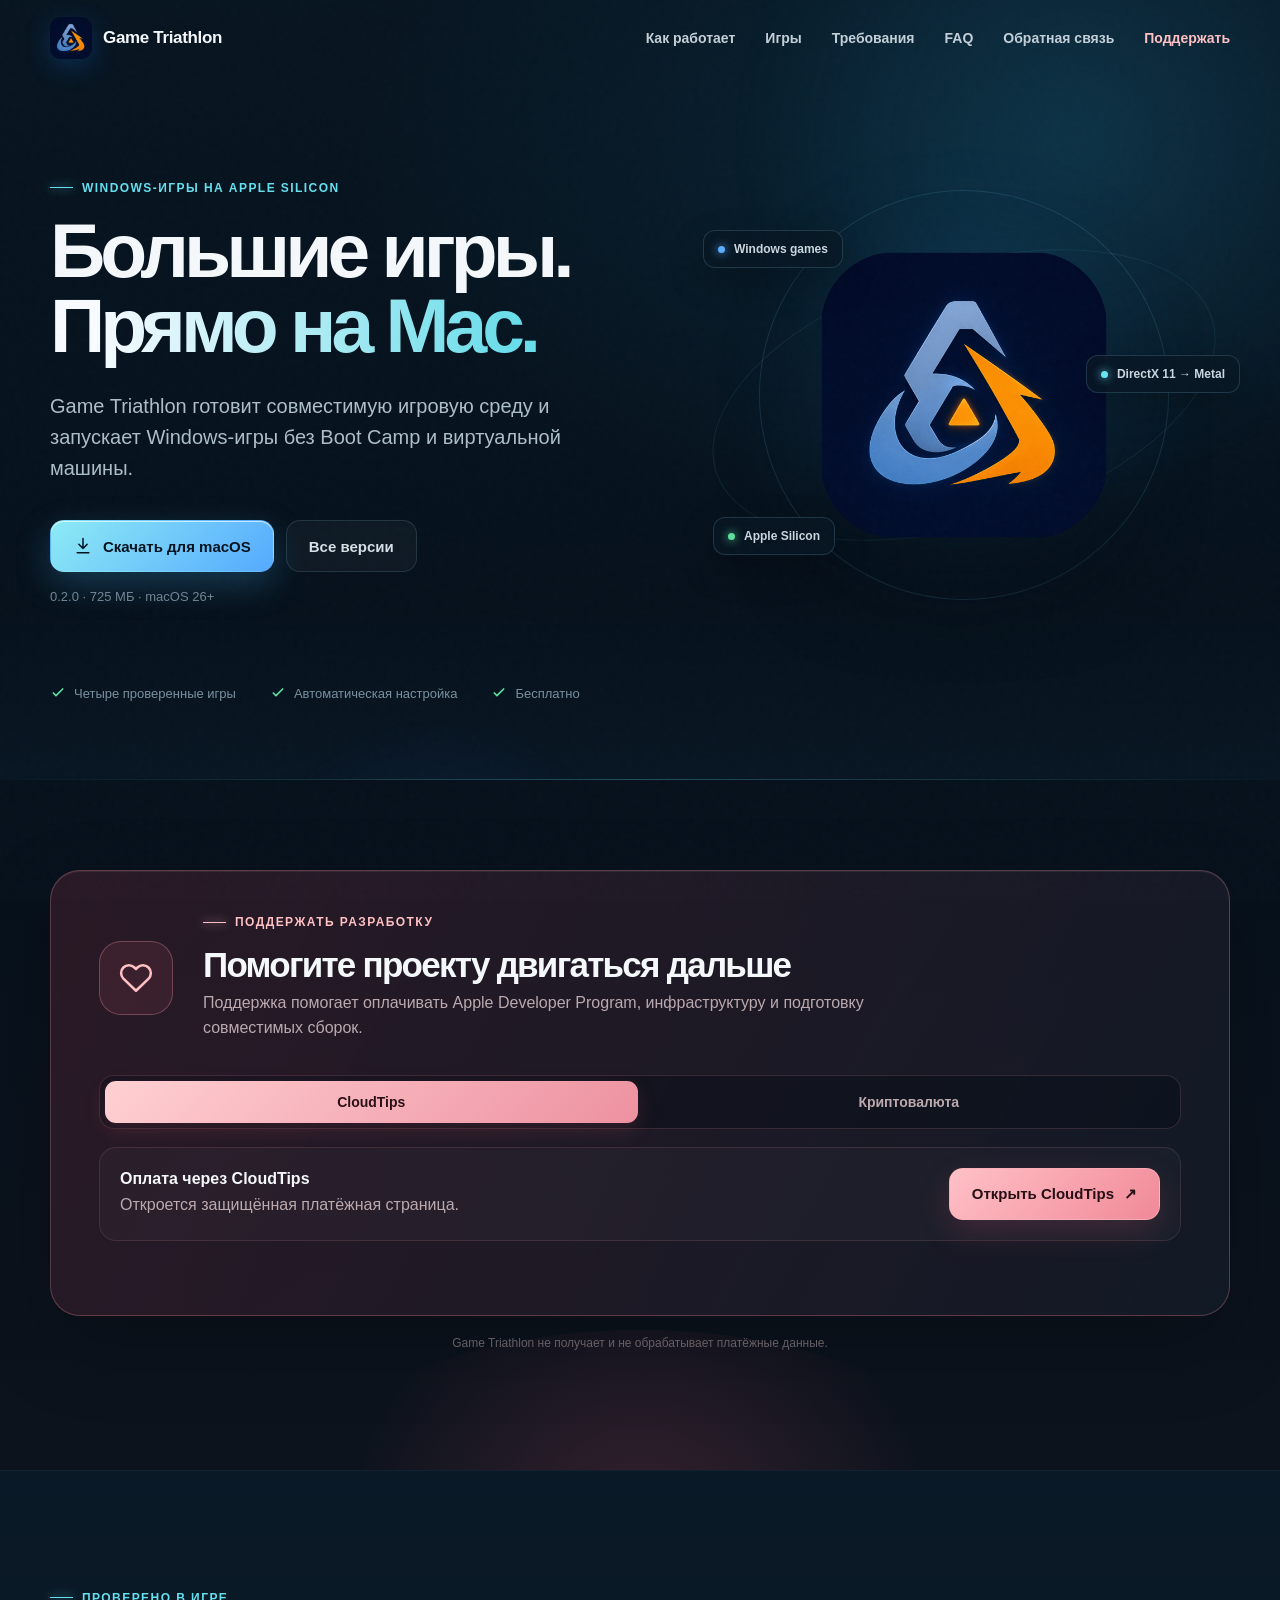
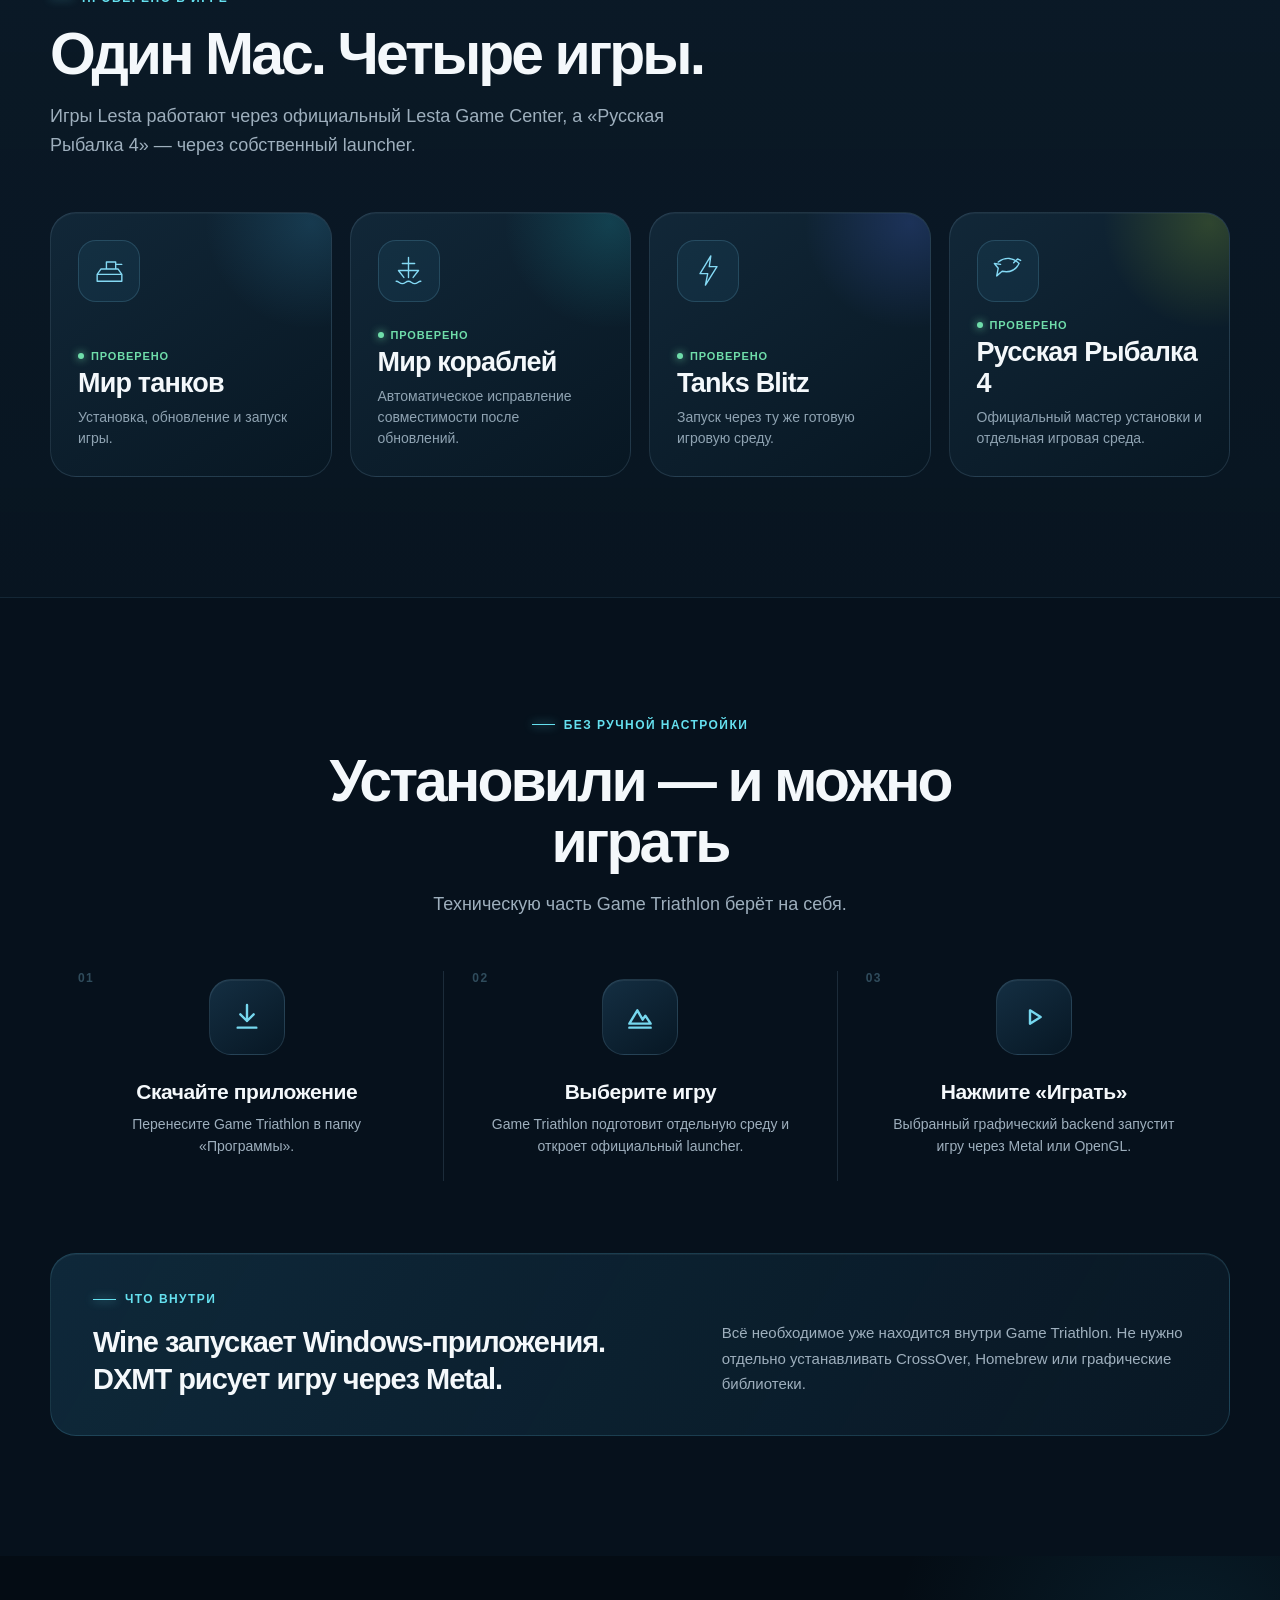
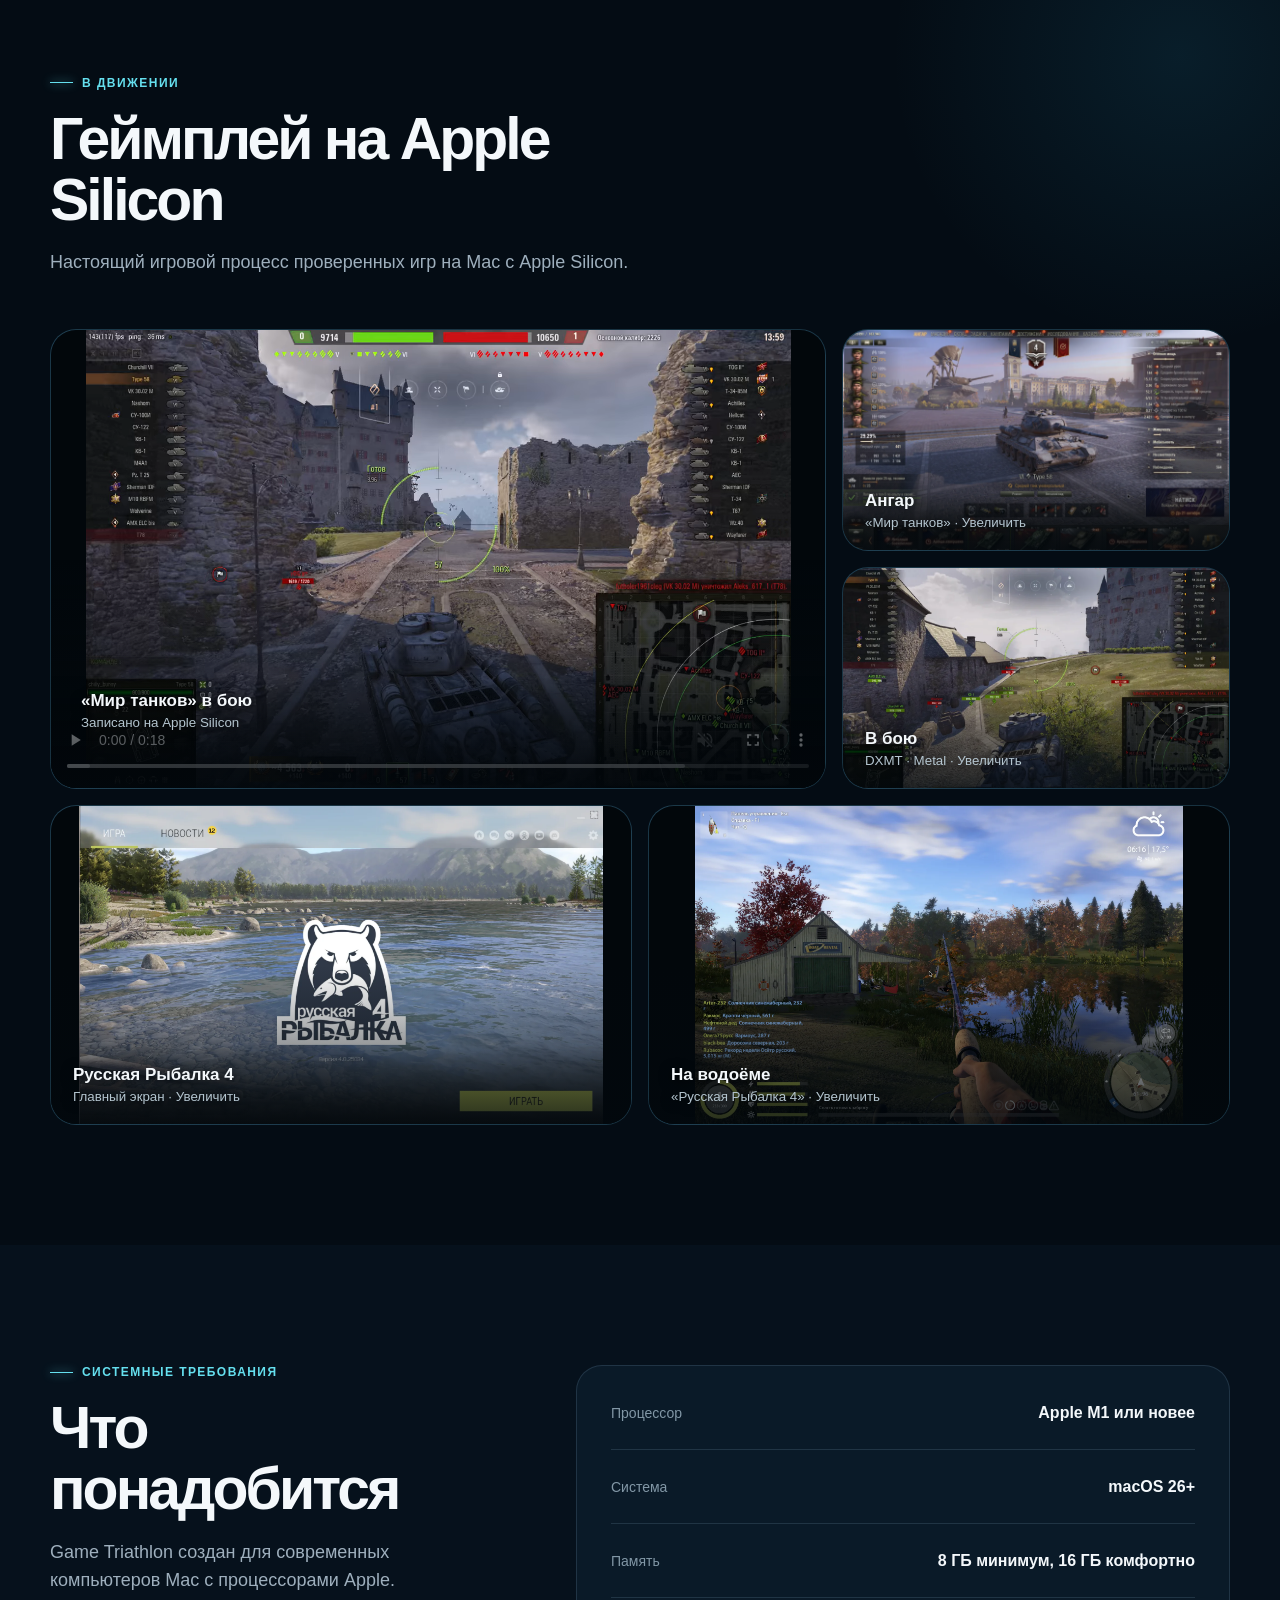
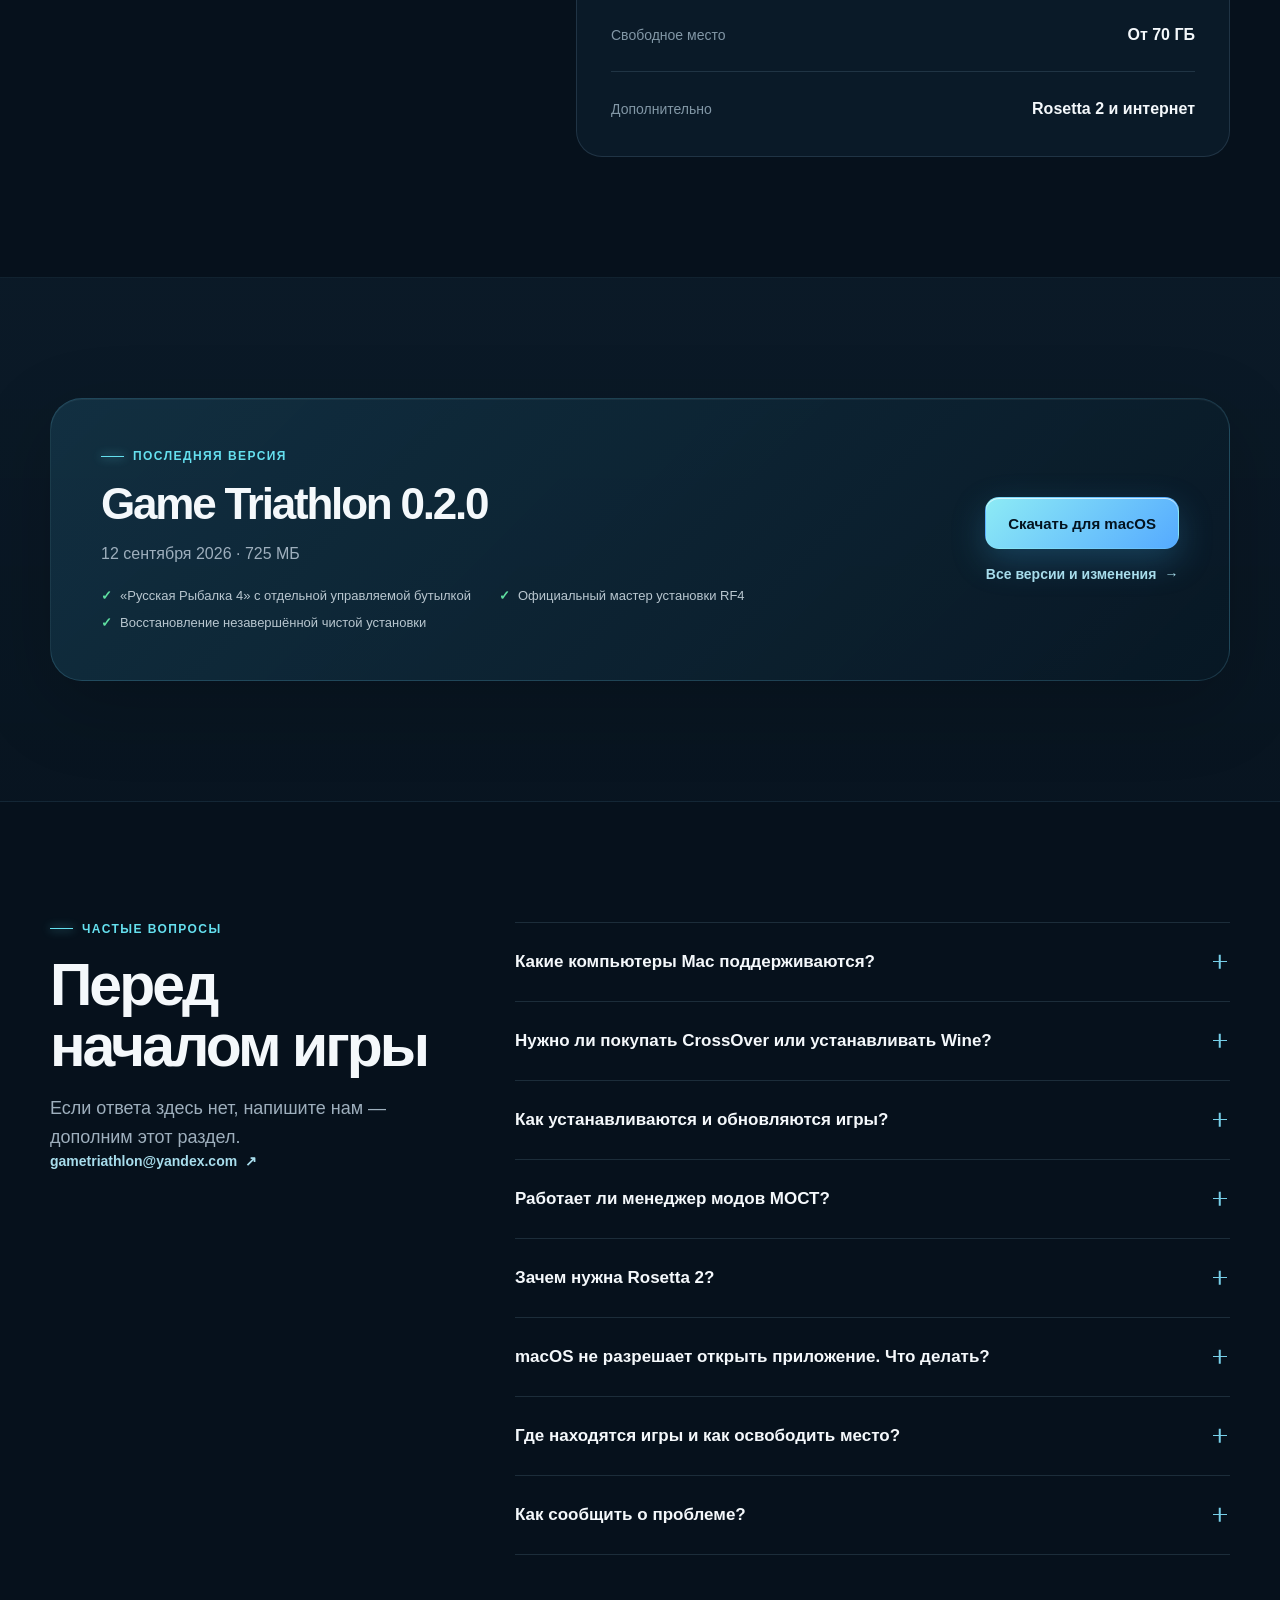
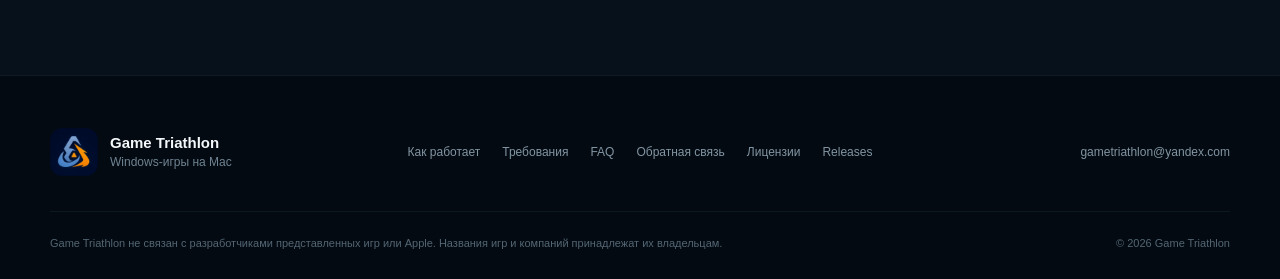
<file: index.html>
<!doctype html>
<html lang="ru">
<head>
  <meta charset="utf-8">
  <meta name="viewport" content="width=device-width, initial-scale=1">
  <title>Game Triathlon — Windows-игры на Mac</title>
  <meta name="description" content="Запускайте совместимые Windows-игры на Mac с Apple Silicon — без Boot Camp и виртуальной машины. Проверены игры Lesta и «Русская Рыбалка 4».">
  <meta name="theme-color" content="#07131f">
  <meta property="og:type" content="website">
  <meta property="og:locale" content="ru_RU">
  <meta property="og:title" content="Game Triathlon — большие игры прямо на Mac">
  <meta property="og:description" content="Готовая среда для запуска совместимых Windows-игр на компьютерах Mac с Apple Silicon.">
  <meta property="og:url" content="https://gametriathlon.github.io/">
  <meta property="og:image" content="https://gametriathlon.github.io/assets/images/app-icon.png">
  <meta name="twitter:card" content="summary">
  <link rel="canonical" href="https://gametriathlon.github.io/">
  <link rel="icon" href="assets/images/app-icon.png" type="image/png">
  <link rel="stylesheet" href="assets/styles.css?v=20260912-1">
  <script src="assets/site.js?v=20260912-1" defer></script>
</head>
<body>
  <a class="skip-link" href="#main">Перейти к содержимому</a>

  <header class="site-header" data-header>
    <div class="container nav-shell">
      <a class="brand" href="#top" aria-label="Game Triathlon — в начало страницы">
        <img src="assets/images/app-icon.png" width="42" height="42" alt="">
        <span>Game Triathlon</span>
      </a>
      <button class="menu-toggle" type="button" aria-expanded="false" aria-controls="site-nav" data-menu-toggle>
        <span class="sr-only">Открыть меню</span>
        <span></span><span></span><span></span>
      </button>
      <nav class="site-nav" id="site-nav" aria-label="Основная навигация" data-menu>
        <a href="#how">Как работает</a>
        <a href="#games">Игры</a>
        <a href="#requirements">Требования</a>
        <a href="#faq">FAQ</a>
        <a href="mailto:gametriathlon@yandex.com">Обратная связь</a>
        <a class="nav-support" href="#support">Поддержать</a>
      </nav>
    </div>
  </header>

  <main id="main">
    <section class="hero" id="top">
      <div class="hero-light hero-light-one" aria-hidden="true"></div>
      <div class="hero-light hero-light-two" aria-hidden="true"></div>
      <div class="container hero-grid">
        <div class="hero-copy">
          <p class="eyebrow"><span></span> Windows-игры на Apple Silicon</p>
          <h1>Большие игры.<br><em>Прямо на Mac.</em></h1>
          <p class="hero-lead">Game Triathlon готовит совместимую игровую среду и запускает Windows-игры без Boot Camp и виртуальной машины.</p>
          <div class="hero-actions">
            <a class="button button-primary" href="https://github.com/gametriathlon/gametriathlon.github.io/releases/download/v0.2.0/Game-Triathlon-0.2.0.dmg" data-download>
              <svg viewBox="0 0 24 24" aria-hidden="true"><path d="M12 3v12m0 0 5-5m-5 5-5-5M5 20h14"/></svg>
              <span data-download-label>Скачать для macOS</span>
            </a>
            <a class="button button-quiet" href="https://github.com/gametriathlon/gametriathlon.github.io/releases">Все версии</a>
          </div>
          <p class="release-note" data-hero-release>0.2.0 · 725 МБ · macOS 26+</p>
        </div>

        <div class="hero-visual" aria-label="Game Triathlon соединяет Windows-игры, Wine и Metal">
          <div class="orbit orbit-one" aria-hidden="true"></div>
          <div class="orbit orbit-two" aria-hidden="true"></div>
          <div class="app-icon-wrap">
            <div class="icon-glow" aria-hidden="true"></div>
            <img src="assets/images/app-icon.png" width="286" height="286" alt="Значок Game Triathlon">
          </div>
          <div class="tech-chip chip-one"><span class="chip-dot blue"></span>Windows games</div>
          <div class="tech-chip chip-two"><span class="chip-dot cyan"></span>DirectX 11 → Metal</div>
          <div class="tech-chip chip-three"><span class="chip-dot green"></span>Apple Silicon</div>
        </div>
      </div>
      <div class="container proof-row" aria-label="Ключевые преимущества">
        <span><svg viewBox="0 0 24 24" aria-hidden="true"><path d="m5 12 4 4L19 6"/></svg>Четыре проверенные игры</span>
        <span><svg viewBox="0 0 24 24" aria-hidden="true"><path d="m5 12 4 4L19 6"/></svg>Автоматическая настройка</span>
        <span><svg viewBox="0 0 24 24" aria-hidden="true"><path d="m5 12 4 4L19 6"/></svg>Бесплатно</span>
      </div>
    </section>

    <section class="section support-section" id="support">
      <div class="support-glow" aria-hidden="true"></div>
      <div class="container support-card">
        <div class="support-intro">
          <div class="support-heart" aria-hidden="true">
            <svg viewBox="0 0 24 24"><path d="M20.8 4.6a5.5 5.5 0 0 0-7.8 0L12 5.7l-1.1-1.1a5.5 5.5 0 0 0-7.8 7.8l1.1 1.1L12 21l7.8-7.5 1.1-1.1a5.5 5.5 0 0 0-.1-7.8z"/></svg>
          </div>
          <div><p class="eyebrow coral"><span></span> Поддержать разработку</p><h2>Помогите проекту двигаться дальше</h2><p>Поддержка помогает оплачивать Apple Developer Program, инфраструктуру и подготовку совместимых сборок.</p></div>
        </div>

        <div class="support-tabs" role="tablist" aria-label="Способ поддержки">
          <button class="support-tab is-active" type="button" role="tab" aria-selected="true" aria-controls="support-cloudtips" data-support-tab="cloudtips">CloudTips</button>
          <button class="support-tab" type="button" role="tab" aria-selected="false" aria-controls="support-crypto" data-support-tab="crypto">Криптовалюта</button>
        </div>

        <div class="support-panel is-active" id="support-cloudtips" role="tabpanel" data-support-panel="cloudtips">
          <div><strong>Оплата через CloudTips</strong><p>Откроется защищённая платёжная страница.</p></div>
          <a class="button button-support" href="https://pay.cloudtips.ru/p/ef916df9" target="_blank" rel="noopener noreferrer">Открыть CloudTips <span>↗</span></a>
        </div>

        <div class="support-panel" id="support-crypto" role="tabpanel" data-support-panel="crypto" hidden>
          <div class="support-value"><div><strong>USDT</strong><small>Сеть ERC20</small><code>0x27761afc6b5ac967888d84c2d5a612c50018a068</code></div><button type="button" data-copy="0x27761afc6b5ac967888d84c2d5a612c50018a068">Копировать</button></div>
          <div class="support-value"><div><strong>Bitcoin</strong><small>Сеть BTC</small><code>bc1qhl3lvkcwkhywe4c87dkq8eklwwn3tvt4s2gnzc</code></div><button type="button" data-copy="bc1qhl3lvkcwkhywe4c87dkq8eklwwn3tvt4s2gnzc">Копировать</button></div>
          <div class="support-value"><div><strong>Ethereum</strong><small>Сеть ERC20</small><code>0x27761afc6b5ac967888d84c2d5a612c50018a068</code></div><button type="button" data-copy="0x27761afc6b5ac967888d84c2d5a612c50018a068">Копировать</button></div>
        </div>

        <p class="support-copy-status" data-copy-status aria-live="polite"></p>
      </div>
      <p class="payment-note">Game Triathlon не получает и не обрабатывает платёжные данные.</p>
    </section>

    <section class="section section-soft" id="games">
      <div class="container">
        <div class="section-heading">
          <p class="eyebrow"><span></span> Проверено в игре</p>
          <h2>Один Mac. Четыре игры.</h2>
          <p>Игры Lesta работают через официальный Lesta Game Center, а «Русская Рыбалка 4» — через собственный launcher.</p>
        </div>
        <div class="games-grid">
          <article class="game-card game-card-tanks">
            <div class="game-symbol" aria-hidden="true">
              <svg viewBox="0 0 48 48"><path d="M8 29h32v9H8zM13 22h22l5 7H8zM20 13h12v9H20zM32 16h8"/></svg>
            </div>
            <div><p class="status"><i></i>Проверено</p><h3>Мир танков</h3><p>Установка, обновление и запуск игры.</p></div>
          </article>
          <article class="game-card game-card-ships">
            <div class="game-symbol" aria-hidden="true">
              <svg viewBox="0 0 48 48"><path d="M24 7v26M16 15h16M18 33l-7-9h26l-7 9M8 38c4 0 4 3 8 3s4-3 8-3 4 3 8 3 4-3 8-3"/></svg>
            </div>
            <div><p class="status"><i></i>Проверено</p><h3>Мир кораблей</h3><p>Автоматическое исправление совместимости после обновлений.</p></div>
          </article>
          <article class="game-card game-card-blitz">
            <div class="game-symbol" aria-hidden="true">
              <svg viewBox="0 0 48 48"><path d="m27 5-14 23h10l-3 15 15-24H25z"/></svg>
            </div>
            <div><p class="status"><i></i>Проверено</p><h3>Tanks Blitz</h3><p>Запуск через ту же готовую игровую среду.</p></div>
          </article>
          <article class="game-card game-card-rf4">
            <div class="game-symbol" aria-hidden="true">
              <svg viewBox="0 0 48 48"><path d="M12 13c9-7 20-6 27 2-4 8-12 12-22 10l-7 6 2-10-5-6 8 1M32 14l5-5M37 9l4 2"/></svg>
            </div>
            <div><p class="status"><i></i>Проверено</p><h3>Русская Рыбалка 4</h3><p>Официальный мастер установки и отдельная игровая среда.</p></div>
          </article>
        </div>
      </div>
    </section>

    <section class="section" id="how">
      <div class="container">
        <div class="section-heading centered">
          <p class="eyebrow"><span></span> Без ручной настройки</p>
          <h2>Установили — и можно играть</h2>
          <p>Техническую часть Game Triathlon берёт на себя.</p>
        </div>
        <ol class="steps">
          <li><span class="step-number">01</span><div class="step-icon"><svg viewBox="0 0 24 24" aria-hidden="true"><path d="M12 3v12m0 0 5-5m-5 5-5-5M5 20h14"/></svg></div><h3>Скачайте приложение</h3><p>Перенесите Game Triathlon в папку «Программы».</p></li>
          <li><span class="step-number">02</span><div class="step-icon"><svg viewBox="0 0 24 24" aria-hidden="true"><path d="M4 17 10 7l4 7 2-3 4 6zM4 20h16"/></svg></div><h3>Выберите игру</h3><p>Game Triathlon подготовит отдельную среду и откроет официальный launcher.</p></li>
          <li><span class="step-number">03</span><div class="step-icon"><svg viewBox="0 0 24 24" aria-hidden="true"><path d="m9 7 8 5-8 5z"/></svg></div><h3>Нажмите «Играть»</h3><p>Выбранный графический backend запустит игру через Metal или OpenGL.</p></li>
        </ol>
        <div class="explain-card">
          <div><p class="eyebrow"><span></span> Что внутри</p><h3>Wine запускает Windows-приложения.<br>DXMT рисует игру через Metal.</h3></div>
          <p>Всё необходимое уже находится внутри Game Triathlon. Не нужно отдельно устанавливать CrossOver, Homebrew или графические библиотеки.</p>
        </div>
      </div>
    </section>

    <section class="section section-media" id="media">
      <div class="container">
        <div class="section-heading">
          <p class="eyebrow"><span></span> В движении</p>
          <h2>Геймплей на Apple Silicon</h2>
          <p>Настоящий игровой процесс проверенных игр на Mac с Apple Silicon.</p>
        </div>
        <div class="media-grid">
          <figure class="media-main media-card">
            <video class="gameplay-video" data-gameplay-video muted loop playsinline controls preload="metadata" poster="assets/media/gameplay-poster.webp" aria-label="Фрагмент боя в «Мире танков» на Mac">
              <source src="assets/media/gameplay.webm" type="video/webm">
              <source src="assets/media/gameplay.mp4" type="video/mp4">
              Ваш браузер не поддерживает встроенное видео.
            </video>
            <figcaption><strong>«Мир танков» в бою</strong><small>Записано на Apple Silicon</small></figcaption>
          </figure>
          <div class="media-side">
            <button class="media-card media-zoom" type="button" data-lightbox-trigger data-lightbox-src="assets/media/hangar.webp" data-lightbox-alt="Ангар «Мира танков» на Mac" data-lightbox-caption="Ангар · «Мир танков»" aria-label="Увеличить скриншот ангара"><img src="assets/media/hangar.webp" alt="Ангар «Мира танков» на Mac" loading="lazy" width="1600" height="1041"><span class="media-caption"><strong>Ангар</strong><small>«Мир танков» · Увеличить</small></span></button>
            <button class="media-card media-zoom" type="button" data-lightbox-trigger data-lightbox-src="assets/media/gameplay-poster.webp" data-lightbox-alt="Танк Type 58 в бою на карте Химмельсдорф" data-lightbox-caption="В бою · DXMT · Metal" aria-label="Увеличить скриншот боя"><img src="assets/media/gameplay-poster.webp" alt="Танк Type 58 в бою на карте Химмельсдорф" loading="lazy" width="1280" height="832"><span class="media-caption"><strong>В бою</strong><small>DXMT · Metal · Увеличить</small></span></button>
          </div>
        </div>
        <div class="rf4-media-grid" aria-label="Русская Рыбалка 4 на Mac">
          <button class="media-card media-zoom" type="button" data-lightbox-trigger data-lightbox-src="assets/media/rf4-launcher.webp" data-lightbox-alt="Главный экран «Русской Рыбалки 4» на Mac" data-lightbox-caption="Главный экран · «Русская Рыбалка 4»" aria-label="Увеличить главный экран Русской Рыбалки 4"><img src="assets/media/rf4-launcher.webp" alt="Главный экран «Русской Рыбалки 4» на Mac" loading="lazy" width="1920" height="1164"><span class="media-caption"><strong>Русская Рыбалка 4</strong><small>Главный экран · Увеличить</small></span></button>
          <button class="media-card media-zoom" type="button" data-lightbox-trigger data-lightbox-src="assets/media/rf4-gameplay.webp" data-lightbox-alt="Рыбалка у осеннего озера в «Русской Рыбалке 4» на Mac" data-lightbox-caption="Игровой процесс · «Русская Рыбалка 4»" aria-label="Увеличить скриншот игрового процесса Русской Рыбалки 4"><img src="assets/media/rf4-gameplay.webp" alt="Рыбалка у осеннего озера в «Русской Рыбалке 4» на Mac" loading="lazy" width="1920" height="1249"><span class="media-caption"><strong>На водоёме</strong><small>«Русская Рыбалка 4» · Увеличить</small></span></button>
        </div>
        <dialog class="media-lightbox" data-lightbox aria-label="Просмотр скриншота">
          <div class="media-lightbox-content">
            <button class="media-lightbox-close" type="button" data-lightbox-close aria-label="Закрыть увеличенное изображение">×</button>
            <img data-lightbox-image src="assets/media/gameplay-poster.webp" alt="">
            <p data-lightbox-caption></p>
          </div>
        </dialog>
      </div>
    </section>

    <section class="section" id="requirements">
      <div class="container requirements-grid">
        <div class="section-heading">
          <p class="eyebrow"><span></span> Системные требования</p>
          <h2>Что понадобится</h2>
          <p>Game Triathlon создан для современных компьютеров Mac с процессорами Apple.</p>
        </div>
        <dl class="requirements-card">
          <div><dt>Процессор</dt><dd>Apple M1 или новее</dd></div>
          <div><dt>Система</dt><dd>macOS 26+</dd></div>
          <div><dt>Память</dt><dd>8 ГБ минимум, 16 ГБ комфортно</dd></div>
          <div><dt>Свободное место</dt><dd>От 70 ГБ</dd></div>
          <div><dt>Дополнительно</dt><dd>Rosetta 2 и интернет</dd></div>
        </dl>
      </div>
    </section>

    <section class="section section-soft" id="release">
      <div class="container release-card">
        <div>
          <p class="eyebrow"><span></span> Последняя версия</p>
          <h2 data-release-title>Game Triathlon 0.2.0</h2>
          <p class="release-meta" data-release-meta>12 сентября 2026 · 725 МБ</p>
          <ul class="change-list" data-changes>
            <li>«Русская Рыбалка 4» с отдельной управляемой бутылкой</li>
            <li>Официальный мастер установки RF4</li>
            <li>Восстановление незавершённой чистой установки</li>
          </ul>
        </div>
        <div class="release-actions">
          <a class="button button-primary" href="https://github.com/gametriathlon/gametriathlon.github.io/releases/download/v0.2.0/Game-Triathlon-0.2.0.dmg" data-download><span data-download-label>Скачать для macOS</span></a>
          <a class="text-link" href="https://github.com/gametriathlon/gametriathlon.github.io/releases">Все версии и изменения <span>→</span></a>
        </div>
      </div>
    </section>

    <section class="section" id="faq">
      <div class="container faq-grid">
        <div class="section-heading">
          <p class="eyebrow"><span></span> Частые вопросы</p>
          <h2>Перед началом игры</h2>
          <p>Если ответа здесь нет, напишите нам — дополним этот раздел.</p>
          <a class="text-link" href="mailto:gametriathlon@yandex.com">gametriathlon@yandex.com <span>↗</span></a>
        </div>
        <div class="faq-list">
          <details><summary>Какие компьютеры Mac поддерживаются?<span></span></summary><p>Mac с процессором Apple M1 или новее и macOS 26+. Intel Mac не поддерживается.</p></details>
          <details><summary>Нужно ли покупать CrossOver или устанавливать Wine?<span></span></summary><p>Нет. Совместимая версия Wine, DXMT и необходимые библиотеки уже включены в Game Triathlon.</p></details>
          <details><summary>Как устанавливаются и обновляются игры?<span></span></summary><p>Игры Lesta устанавливаются через официальный Lesta Game Center. Для «Русской Рыбалки 4» приложение открывает официальный мастер и RF4 Launcher в отдельной среде. Файлы игр сайт и Game Triathlon не распространяют.</p></details>
          <details><summary>Работает ли менеджер модов МОСТ?<span></span></summary><p>МОСТ устанавливается из Game Triathlon и работает в той же игровой бутылке. Для установки требуется интернет.</p></details>
          <details><summary>Зачем нужна Rosetta 2?<span></span></summary><p>Она выполняет часть компонентов совместимости. Если Rosetta 2 отсутствует, macOS предложит установить её штатным способом.</p></details>
          <details><summary>macOS не разрешает открыть приложение. Что делать?<span></span></summary><p>Первые сборки могут быть без нотариального заверения Apple. Откройте приложение правой кнопкой мыши и выберите «Открыть». Подписанные релизы появятся после подключения Apple Developer Program.</p></details>
          <details><summary>Где находятся игры и как освободить место?<span></span></summary><p>Игры находятся внутри управляемой бутылки в Application Support. Удалить всю бутылку вместе с играми можно на экране «Бутылки».</p></details>
          <details><summary>Как сообщить о проблеме?<span></span></summary><p>Откройте раздел «Логи» в Game Triathlon, сохраните диагностику и отправьте её на gametriathlon@yandex.com вместе с моделью Mac и описанием ошибки.</p></details>
        </div>
      </div>
    </section>

  </main>

  <footer class="site-footer">
    <div class="container footer-grid">
      <div class="footer-brand"><img src="assets/images/app-icon.png" width="48" height="48" alt=""><div><strong>Game Triathlon</strong><span>Windows-игры на Mac</span></div></div>
      <div class="footer-links"><a href="#how">Как работает</a><a href="#requirements">Требования</a><a href="#faq">FAQ</a><a href="mailto:gametriathlon@yandex.com">Обратная связь</a><a href="licenses.html">Лицензии</a><a href="https://github.com/gametriathlon/gametriathlon.github.io/releases">Releases</a></div>
      <a class="footer-mail" href="mailto:gametriathlon@yandex.com">gametriathlon@yandex.com</a>
    </div>
    <div class="container legal"><p>Game Triathlon не связан с разработчиками представленных игр или Apple. Названия игр и компаний принадлежат их владельцам.</p><p>© <span data-year>2026</span> Game Triathlon</p></div>
  </footer>
</body>
</html>
</file>
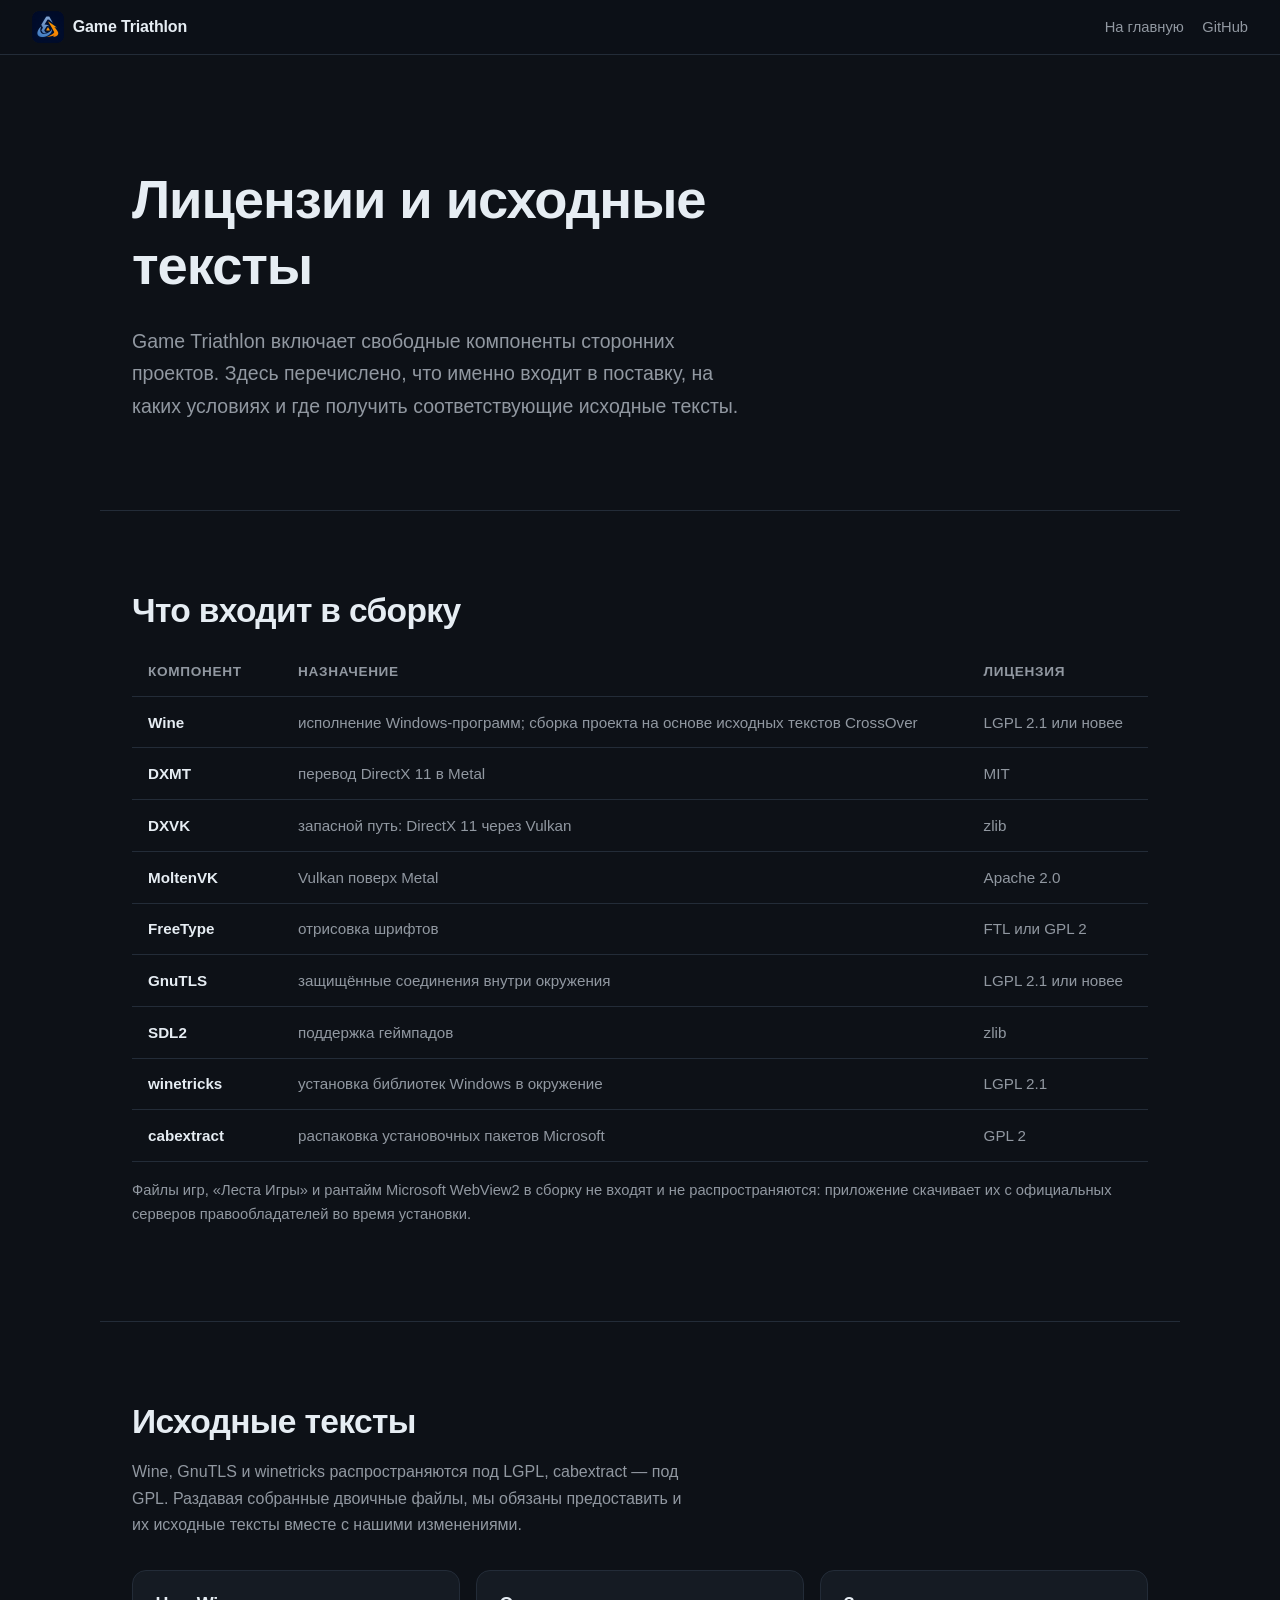
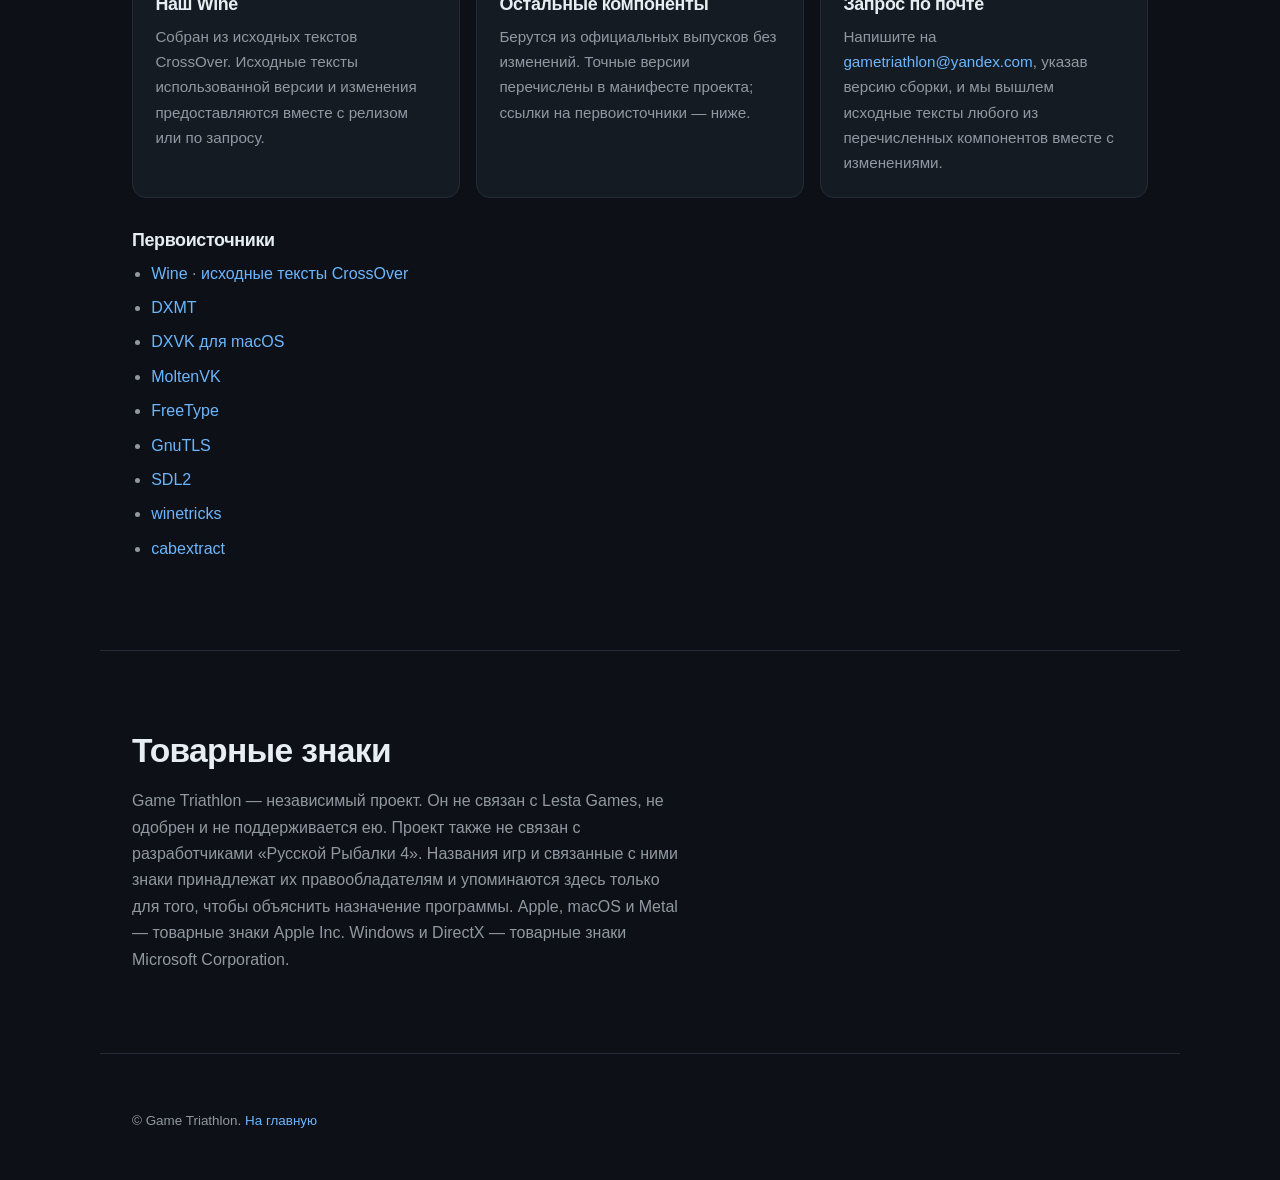
<file: licenses.html>
<!doctype html>
<html lang="ru">
<head>
<meta charset="utf-8">
<meta name="viewport" content="width=device-width, initial-scale=1">
<title>Лицензии и исходные тексты — Game Triathlon</title>
<meta name="description" content="Что входит в сборку Game Triathlon, под какими лицензиями и где взять исходные тексты.">
<meta name="theme-color" content="#07131f">
<link rel="icon" href="assets/images/app-icon.png">
<link rel="stylesheet" href="styles.css">
</head>
<body>

<header class="top">
  <a class="brand" href="index.html">
    <img src="assets/images/app-icon.png" alt="" width="32" height="32">
    <span>Game Triathlon</span>
  </a>
  <nav>
    <a href="index.html">На главную</a>
    <a href="https://github.com/gametriathlon" rel="noopener">GitHub</a>
  </nav>
</header>

<main>

<section class="hero" style="text-align:left">
  <h1 style="margin-inline:0">Лицензии и исходные тексты</h1>
  <p class="lede" style="margin-inline:0">
    Game Triathlon включает свободные компоненты сторонних проектов. Здесь
    перечислено, что именно входит в поставку, на каких условиях и где получить
    соответствующие исходные тексты.
  </p>
</section>

<section class="section">
  <h2>Что входит в сборку</h2>
  <div class="table-wrap">
    <table>
      <thead>
        <tr><th>Компонент</th><th>Назначение</th><th>Лицензия</th></tr>
      </thead>
      <tbody>
        <tr>
          <th scope="row">Wine</th>
          <td>исполнение Windows-программ; сборка проекта на основе исходных текстов CrossOver</td>
          <td>LGPL 2.1 или новее</td>
        </tr>
        <tr>
          <th scope="row">DXMT</th>
          <td>перевод DirectX 11 в Metal</td>
          <td>MIT</td>
        </tr>
        <tr>
          <th scope="row">DXVK</th>
          <td>запасной путь: DirectX 11 через Vulkan</td>
          <td>zlib</td>
        </tr>
        <tr>
          <th scope="row">MoltenVK</th>
          <td>Vulkan поверх Metal</td>
          <td>Apache 2.0</td>
        </tr>
        <tr>
          <th scope="row">FreeType</th>
          <td>отрисовка шрифтов</td>
          <td>FTL или GPL 2</td>
        </tr>
        <tr>
          <th scope="row">GnuTLS</th>
          <td>защищённые соединения внутри окружения</td>
          <td>LGPL 2.1 или новее</td>
        </tr>
        <tr>
          <th scope="row">SDL2</th>
          <td>поддержка геймпадов</td>
          <td>zlib</td>
        </tr>
        <tr>
          <th scope="row">winetricks</th>
          <td>установка библиотек Windows в окружение</td>
          <td>LGPL 2.1</td>
        </tr>
        <tr>
          <th scope="row">cabextract</th>
          <td>распаковка установочных пакетов Microsoft</td>
          <td>GPL 2</td>
        </tr>
      </tbody>
    </table>
  </div>
  <p class="muted">
    Файлы игр, «Леста Игры» и рантайм Microsoft WebView2 в сборку не входят и не
    распространяются: приложение скачивает их с официальных серверов
    правообладателей во время установки.
  </p>
</section>

<section class="section">
  <h2>Исходные тексты</h2>
  <p class="section-lede">
    Wine, GnuTLS и winetricks распространяются под LGPL, cabextract — под GPL.
    Раздавая собранные двоичные файлы, мы обязаны предоставить и их исходные
    тексты вместе с нашими изменениями.
  </p>

  <div class="cards">
    <article class="card">
      <h3>Наш Wine</h3>
      <p>
        Собран из исходных текстов CrossOver. Исходные тексты использованной
        версии и изменения предоставляются вместе с релизом или по запросу.
      </p>
    </article>
    <article class="card">
      <h3>Остальные компоненты</h3>
      <p>
        Берутся из официальных выпусков без изменений. Точные версии перечислены
        в манифесте проекта; ссылки на первоисточники — ниже.
      </p>
    </article>
    <article class="card">
      <h3>Запрос по почте</h3>
      <p>
        Напишите на
        <a href="mailto:gametriathlon@yandex.com">gametriathlon@yandex.com</a>,
        указав версию сборки, и мы вышлем исходные тексты любого из перечисленных
        компонентов вместе с изменениями.
      </p>
    </article>
  </div>

  <h3 style="margin-top:2rem">Первоисточники</h3>
  <ul class="support-list" style="margin-bottom:0">
    <li><a href="https://gitlab.winehq.org/wine/wine" rel="noopener">Wine</a> · <a href="https://www.codeweavers.com/crossover/source" rel="noopener">исходные тексты CrossOver</a></li>
    <li><a href="https://github.com/3Shain/dxmt" rel="noopener">DXMT</a></li>
    <li><a href="https://github.com/Gcenx/DXVK-macOS" rel="noopener">DXVK для macOS</a></li>
    <li><a href="https://github.com/KhronosGroup/MoltenVK" rel="noopener">MoltenVK</a></li>
    <li><a href="https://freetype.org" rel="noopener">FreeType</a></li>
    <li><a href="https://www.gnutls.org" rel="noopener">GnuTLS</a></li>
    <li><a href="https://www.libsdl.org" rel="noopener">SDL2</a></li>
    <li><a href="https://github.com/Winetricks/winetricks" rel="noopener">winetricks</a></li>
    <li><a href="https://www.cabextract.org.uk" rel="noopener">cabextract</a></li>
  </ul>
</section>

<section class="section">
  <h2>Товарные знаки</h2>
  <p class="section-lede" style="margin-bottom:0">
    Game Triathlon — независимый проект. Он не связан с Lesta Games, не одобрен
    и не поддерживается ею. Проект также не связан с разработчиками «Русской
    Рыбалки 4». Названия игр и связанные с ними знаки принадлежат их
    правообладателям и упоминаются здесь только для того, чтобы объяснить
    назначение программы. Apple, macOS и Metal — товарные знаки Apple Inc.
    Windows и DirectX — товарные знаки Microsoft Corporation.
  </p>
</section>

</main>

<footer class="foot">
  <p class="disclaimer" style="border:0;padding-top:0">
    © Game Triathlon.
    <a href="index.html">На главную</a>
  </p>
</footer>

</body>
</html>
</file>
<file: assets/styles.css>
:root {
  color-scheme: dark;
  --bg: #06111c;
  --bg-deep: #030a11;
  --surface: rgba(16, 34, 50, .72);
  --surface-strong: #0e2233;
  --line: rgba(160, 212, 238, .14);
  --text: #f4f8fb;
  --muted: #9eafbd;
  --blue: #49a9ff;
  --cyan: #65e0ef;
  --green: #5fe0a1;
  --coral: #ff8a91;
  --coral-soft: #ffc0c4;
  --container: 1180px;
  --radius: 26px;
}

* { box-sizing: border-box; }
html { scroll-behavior: smooth; scroll-padding-top: 90px; }
body { margin: 0; min-width: 320px; background: var(--bg); color: var(--text); font-family: -apple-system, BlinkMacSystemFont, "SF Pro Display", "Segoe UI", sans-serif; -webkit-font-smoothing: antialiased; }
body::before { content: ""; position: fixed; inset: 0; pointer-events: none; opacity: .25; background-image: url("data:image/svg+xml,%3Csvg viewBox='0 0 180 180' xmlns='http://www.w3.org/2000/svg'%3E%3Cfilter id='n'%3E%3CfeTurbulence type='fractalNoise' baseFrequency='.9' numOctaves='3' stitchTiles='stitch'/%3E%3C/filter%3E%3Crect width='100%25' height='100%25' filter='url(%23n)' opacity='.08'/%3E%3C/svg%3E"); z-index: 50; }
a { color: inherit; }
button, a { -webkit-tap-highlight-color: transparent; }
button { font: inherit; }
svg { fill: none; stroke: currentColor; stroke-width: 1.8; stroke-linecap: round; stroke-linejoin: round; }
.container { width: min(calc(100% - 48px), var(--container)); margin-inline: auto; }
.sr-only { position: absolute; width: 1px; height: 1px; padding: 0; margin: -1px; overflow: hidden; clip: rect(0,0,0,0); white-space: nowrap; border: 0; }
.skip-link { position: fixed; z-index: 100; top: 10px; left: 10px; transform: translateY(-140%); padding: 12px 16px; border-radius: 10px; background: white; color: #07131f; font-weight: 700; }
.skip-link:focus { transform: none; }
:focus-visible { outline: 3px solid var(--cyan); outline-offset: 4px; }

.site-header { position: fixed; inset: 0 0 auto; z-index: 40; border-bottom: 1px solid transparent; transition: background .25s ease, border-color .25s ease; }
.site-header.scrolled { background: rgba(4, 13, 22, .82); border-color: var(--line); backdrop-filter: blur(20px) saturate(140%); }
.nav-shell { min-height: 76px; display: flex; align-items: center; justify-content: space-between; gap: 32px; }
.brand { display: inline-flex; align-items: center; gap: 11px; color: var(--text); text-decoration: none; font-size: 17px; font-weight: 750; letter-spacing: -.02em; }
.brand img { border-radius: 11px; box-shadow: 0 7px 24px rgba(23, 115, 226, .25); }
.site-nav { display: flex; align-items: center; gap: 30px; }
.site-nav a { color: #c4d0d9; text-decoration: none; font-size: 14px; font-weight: 600; transition: color .2s ease; }
.site-nav a:hover { color: white; }
.site-nav .nav-support { color: var(--coral-soft); }
.menu-toggle { display: none; width: 44px; height: 44px; border: 1px solid var(--line); border-radius: 13px; background: rgba(255,255,255,.04); color: white; place-content: center; gap: 5px; }
.menu-toggle span:not(.sr-only) { width: 18px; height: 1.5px; display: block; background: currentColor; transition: transform .2s, opacity .2s; }

.hero { min-height: 780px; padding: 180px 0 72px; position: relative; overflow: hidden; background: radial-gradient(ellipse at 75% 20%, rgba(17, 105, 143, .15), transparent 45%), linear-gradient(180deg, #071521 0%, #06111c 78%, #081623 100%); }
.hero::after { content: ""; position: absolute; inset: auto 0 0; height: 1px; background: linear-gradient(90deg, transparent, rgba(100,224,239,.28), transparent); }
.hero-light { position: absolute; pointer-events: none; border-radius: 50%; filter: blur(5px); }
.hero-light-one { width: 760px; height: 760px; right: -180px; top: -240px; background: radial-gradient(circle, rgba(47, 174, 222, .14), transparent 65%); }
.hero-light-two { width: 420px; height: 420px; left: 18%; bottom: -350px; background: radial-gradient(circle, rgba(70, 116, 255, .12), transparent 68%); }
.hero-grid { display: grid; grid-template-columns: 1.05fr .95fr; align-items: center; gap: 60px; position: relative; z-index: 2; }
.eyebrow { display: flex; align-items: center; gap: 9px; margin: 0 0 18px; color: var(--cyan); font-size: 12px; font-weight: 800; letter-spacing: .12em; text-transform: uppercase; }
.eyebrow > span { width: 23px; height: 1px; background: currentColor; box-shadow: 0 0 10px currentColor; }
.eyebrow.coral { color: var(--coral-soft); }
.hero h1 { margin: 0; max-width: 680px; font-size: clamp(58px, 6vw, 92px); line-height: .98; letter-spacing: -.065em; font-weight: 760; }
.hero h1 em { color: transparent; font-style: normal; background: linear-gradient(95deg, #f8fbff 10%, #69ddea 95%); -webkit-background-clip: text; background-clip: text; }
.hero-lead { margin: 28px 0 0; max-width: 570px; color: #adbecb; font-size: 20px; line-height: 1.55; }
.hero-actions { display: flex; align-items: center; gap: 12px; margin-top: 36px; flex-wrap: wrap; }
.button { min-height: 52px; padding: 0 22px; display: inline-flex; align-items: center; justify-content: center; gap: 10px; border: 1px solid transparent; border-radius: 14px; text-decoration: none; font-size: 15px; font-weight: 750; transition: transform .2s ease, box-shadow .2s ease, border-color .2s ease, background .2s ease; }
.button svg { width: 20px; height: 20px; }
.button:hover { transform: translateY(-2px); }
.button-primary { color: #03121e; background: linear-gradient(135deg, #8debf5, #55aaff); box-shadow: 0 12px 34px rgba(63, 177, 234, .25), inset 0 1px rgba(255,255,255,.65); }
.button-primary:not(.is-disabled):hover { box-shadow: 0 17px 42px rgba(63, 177, 234, .38), inset 0 1px rgba(255,255,255,.65); }
.button-quiet { color: #d6e0e7; border-color: var(--line); background: rgba(255,255,255,.035); }
.button-quiet:hover { border-color: rgba(120,210,235,.3); background: rgba(255,255,255,.06); }
.button.is-disabled { cursor: default; opacity: .58; pointer-events: none; box-shadow: none; }
.release-note { min-height: 20px; margin: 17px 0 0; color: #718795; font-size: 13px; }

.hero-visual { min-height: 430px; position: relative; display: grid; place-items: center; isolation: isolate; }
.app-icon-wrap { position: relative; z-index: 3; animation: float 6s ease-in-out infinite; }
.app-icon-wrap img { display: block; width: min(25vw, 286px); height: auto; border-radius: 26%; filter: drop-shadow(0 40px 48px rgba(0,0,0,.4)); }
.icon-glow { position: absolute; inset: 12%; z-index: -1; border-radius: 50%; background: rgba(50, 163, 255, .42); filter: blur(65px); }
.orbit { position: absolute; border: 1px solid rgba(111, 207, 238, .14); border-radius: 50%; transform: rotate(-17deg); }
.orbit-one { width: 410px; height: 410px; }
.orbit-two { width: 520px; height: 260px; border-color: rgba(111,207,238,.1); }
.tech-chip { position: absolute; z-index: 4; display: flex; align-items: center; gap: 9px; padding: 11px 14px; color: #cad7e1; border: 1px solid rgba(139, 212, 239, .18); border-radius: 12px; background: rgba(8, 23, 35, .78); backdrop-filter: blur(14px); box-shadow: 0 14px 36px rgba(0,0,0,.24); font-size: 12px; font-weight: 650; }
.chip-one { top: 50px; left: 5px; }.chip-two { right: -10px; top: 175px; }.chip-three { left: 15px; bottom: 55px; }
.chip-dot { width: 7px; height: 7px; border-radius: 50%; box-shadow: 0 0 10px currentColor; }.chip-dot.blue{color:#5aaeff;background:currentColor}.chip-dot.cyan{color:#67e5f0;background:currentColor}.chip-dot.green{color:#5de09d;background:currentColor}
.proof-row { position: relative; z-index: 3; margin-top: 75px; display: flex; gap: 34px; color: #78909f; font-size: 13px; }
.proof-row span { display: flex; align-items: center; gap: 8px; }.proof-row svg{width:16px;height:16px;color:var(--green);stroke-width:2.5}

.section { position: relative; padding: 120px 0; }
.section-soft { background: linear-gradient(180deg, rgba(14,31,46,.63), rgba(8,22,34,.75)); border-block: 1px solid rgba(143,207,231,.07); }
.section-heading { max-width: 680px; margin-bottom: 52px; }
.section-heading.centered { margin-inline: auto; text-align: center; }.section-heading.centered .eyebrow{justify-content:center}
.section h2 { margin: 0 0 18px; font-size: clamp(40px, 4.6vw, 66px); line-height: 1.04; letter-spacing: -.05em; }
.section-heading > p:not(.eyebrow) { margin: 0; color: var(--muted); font-size: 18px; line-height: 1.6; }

.games-grid { display: grid; grid-template-columns: repeat(4, 1fr); gap: 18px; }
.game-card { min-height: 265px; display: flex; flex-direction: column; justify-content: space-between; padding: 27px; position: relative; overflow: hidden; border: 1px solid var(--line); border-radius: var(--radius); background: linear-gradient(145deg, rgba(20,43,61,.82), rgba(8,23,35,.82)); box-shadow: inset 0 1px rgba(255,255,255,.04); }
.game-card::before { content:""; position:absolute; width:220px;height:220px;right:-90px;top:-100px;border-radius:50%;background:radial-gradient(circle,rgba(66,175,225,.18),transparent 68%); }
.game-card-ships::before { background:radial-gradient(circle,rgba(44,211,226,.18),transparent 68%); }.game-card-blitz::before{background:radial-gradient(circle,rgba(88,122,255,.2),transparent 68%)}.game-card-rf4::before{background:radial-gradient(circle,rgba(182,218,49,.2),transparent 68%)}
.game-symbol { width: 62px; height: 62px; display:grid;place-items:center;border:1px solid rgba(122,205,238,.18);border-radius:18px;background:rgba(71,161,208,.08);color:#84d9f4; }
.game-symbol svg { width: 37px; height: 37px; }
.game-card h3 { margin: 6px 0 8px; font-size: 27px; letter-spacing: -.03em; }.game-card p:last-child{margin:0;color:#8fa3b2;font-size:14px;line-height:1.5}
.status { display:flex;align-items:center;gap:7px;margin:0;color:#6fddaa;font-size:11px;font-weight:800;letter-spacing:.08em;text-transform:uppercase}.status i{width:6px;height:6px;border-radius:50%;background:currentColor;box-shadow:0 0 9px currentColor}

.steps { margin: 0; padding: 0; display: grid; grid-template-columns: repeat(3,1fr); list-style: none; counter-reset: steps; }
.steps li { padding: 8px 42px 24px; position: relative; text-align: center; }.steps li+li{border-left:1px solid var(--line)}
.step-number { position:absolute;top:0;left:28px;color:rgba(128,190,217,.34);font-size:12px;font-weight:800;letter-spacing:.12em}
.step-icon { width:76px;height:76px;margin:0 auto 25px;display:grid;place-items:center;border:1px solid var(--line);border-radius:22px;background:linear-gradient(145deg,rgba(24,53,74,.84),rgba(8,25,38,.84));box-shadow:inset 0 1px rgba(255,255,255,.06);color:#76d7ee}.step-icon svg{width:32px;height:32px}
.steps h3 { margin:0 0 10px;font-size:21px;letter-spacing:-.02em}.steps p{margin:0;color:var(--muted);font-size:14px;line-height:1.55}
.explain-card { margin-top: 72px; padding: 38px 42px; display:grid;grid-template-columns:1.1fr .9fr;gap:60px;align-items:end;border:1px solid rgba(110,205,234,.17);border-radius:var(--radius);background:linear-gradient(120deg,rgba(17,47,66,.78),rgba(11,28,42,.62));box-shadow:inset 0 1px rgba(255,255,255,.05)}
.explain-card h3{margin:0;font-size:29px;line-height:1.25;letter-spacing:-.035em}.explain-card>p{margin:0;color:var(--muted);font-size:15px;line-height:1.7}

.section-media { overflow:hidden;background:#040c14}.section-media::before{content:"";position:absolute;width:600px;height:600px;right:-200px;top:-200px;border-radius:50%;background:radial-gradient(circle,rgba(41,158,200,.12),transparent 68%)}
.media-grid { display:grid;grid-template-columns:1.6fr .8fr;gap:16px}.media-side{display:grid;gap:16px}.media-card{min-height:190px;margin:0;position:relative;overflow:hidden;border:1px solid rgba(117,204,234,.15);border-radius:var(--radius);background:linear-gradient(145deg,#102536,#071521);box-shadow:inset 0 1px rgba(255,255,255,.04)}
.media-card::after{content:"";position:absolute;inset:50% 0 0;pointer-events:none;background:linear-gradient(transparent,rgba(2,8,13,.82))}.media-card img,.gameplay-video{width:100%;height:100%;position:absolute;inset:0;display:block}.media-card img{object-fit:cover}.media-main{min-height:460px}.media-card figcaption,.media-caption{position:absolute;z-index:2;left:22px;bottom:20px;display:flex;flex-direction:column;gap:4px;pointer-events:none;text-align:left;text-shadow:0 2px 12px rgba(0,0,0,.8)}.media-main figcaption{left:30px;bottom:58px}.media-card strong{font-size:17px}.media-card small{color:#b4c5cf}.gameplay-video{object-fit:contain;background:#02070b}.gameplay-video::-webkit-media-controls-panel{background-image:linear-gradient(transparent,rgba(0,0,0,.72))}.media-zoom{width:100%;padding:0;color:inherit;font:inherit;cursor:zoom-in}.media-zoom:focus-visible{outline:3px solid #82ddf3;outline-offset:3px}.media-zoom img{transition:transform .28s ease}.media-zoom:hover img{transform:scale(1.025)}
.rf4-media-grid{display:grid;grid-template-columns:repeat(2,1fr);gap:16px;margin-top:16px}.rf4-media-grid .media-card{min-height:320px}.rf4-media-grid .media-card img{object-fit:contain;background:#02070b}
.media-lightbox{width:min(94vw,1500px);max-width:none;padding:0;border:1px solid rgba(140,213,238,.28);border-radius:24px;background:#030a10;color:white;box-shadow:0 32px 100px rgba(0,0,0,.7);overflow:visible}.media-lightbox::backdrop{background:rgba(0,5,10,.84);backdrop-filter:blur(8px)}.media-lightbox-content{position:relative;padding:12px}.media-lightbox img{width:100%;max-height:84vh;display:block;object-fit:contain;border-radius:15px}.media-lightbox p{margin:12px 8px 4px;color:#b8c9d3;font-size:14px}.media-lightbox-close{width:42px;height:42px;position:absolute;z-index:2;right:-14px;top:-14px;border:1px solid rgba(255,255,255,.22);border-radius:50%;background:#132331;color:white;font-size:28px;line-height:1;cursor:pointer;box-shadow:0 8px 25px rgba(0,0,0,.5)}

.requirements-grid { display:grid;grid-template-columns:.8fr 1.2fr;gap:90px;align-items:start}.requirements-card{margin:0;padding:10px 34px;border:1px solid var(--line);border-radius:var(--radius);background:rgba(14,34,50,.58)}.requirements-card>div{min-height:74px;display:flex;align-items:center;justify-content:space-between;gap:30px;border-bottom:1px solid var(--line)}.requirements-card>div:last-child{border:0}.requirements-card dt{color:#8297a6;font-size:14px}.requirements-card dd{margin:0;text-align:right;font-size:16px;font-weight:700}
.release-card { padding:50px;display:grid;grid-template-columns:1fr auto;gap:55px;align-items:center;border:1px solid rgba(111,205,234,.18);border-radius:32px;background:linear-gradient(135deg,rgba(20,54,73,.78),rgba(8,24,37,.9));box-shadow:0 24px 80px rgba(0,0,0,.2),inset 0 1px rgba(255,255,255,.05)}
.release-card h2{font-size:44px}.release-meta{color:var(--muted)}.change-list{margin:25px 0 0;padding:0;display:flex;gap:12px 28px;flex-wrap:wrap;list-style:none;color:#b8c6cf;font-size:13px}.change-list li::before{content:"✓";margin-right:8px;color:var(--green);font-weight:800}.release-actions{display:flex;flex-direction:column;align-items:center;gap:17px}.text-link{display:inline-flex;align-items:center;gap:8px;color:#a8ddec;text-decoration:none;font-size:14px;font-weight:700}.text-link span{transition:transform .2s}.text-link:hover span{transform:translateX(3px)}

.faq-grid { display:grid;grid-template-columns:.7fr 1.3fr;gap:80px;align-items:start}.faq-grid .section-heading{position:sticky;top:115px}.faq-list{border-top:1px solid var(--line)}.faq-list details{border-bottom:1px solid var(--line)}.faq-list summary{min-height:78px;display:flex;align-items:center;justify-content:space-between;gap:20px;cursor:pointer;list-style:none;font-size:17px;font-weight:700}.faq-list summary::-webkit-details-marker{display:none}.faq-list summary span{width:20px;height:20px;position:relative;flex:0 0 auto}.faq-list summary span::before,.faq-list summary span::after{content:"";position:absolute;left:3px;right:3px;top:9px;height:1.5px;background:#77cfe8;transition:transform .2s}.faq-list summary span::after{transform:rotate(90deg)}.faq-list details[open] summary span::after{transform:rotate(0)}.faq-list details p{margin:-5px 45px 25px 0;color:var(--muted);font-size:15px;line-height:1.7}

.support-section { padding-top: 90px; overflow: hidden; background: linear-gradient(180deg,#06111c,#0d131d); }
.support-glow { position: absolute; width: 760px; height: 420px; left: 50%; bottom: -280px; transform: translateX(-50%); border-radius: 50%; background: radial-gradient(circle,rgba(220,90,115,.2),transparent 67%); }
.support-card { padding: 44px 48px; position: relative; border: 1px solid rgba(255,147,158,.28); border-radius: 30px; background: linear-gradient(120deg,rgba(65,31,45,.6),rgba(19,27,39,.84)); box-shadow: 0 28px 80px rgba(0,0,0,.24),inset 0 1px rgba(255,255,255,.06); }
.support-intro { display: grid; grid-template-columns: auto 1fr; gap: 30px; align-items: center; }
.support-heart { width: 74px; height: 74px; display: grid; place-items: center; border: 1px solid rgba(255,161,170,.3); border-radius: 22px; background: rgba(255,116,134,.09); color: var(--coral-soft); }
.support-heart svg { width: 34px; height: 34px; }
.support-card h2 { margin: 0 0 8px; font-size: 35px; }
.support-card p:not(.eyebrow) { margin: 0; max-width: 670px; color: #bba9ae; line-height: 1.55; }
.support-tabs { margin: 34px 0 18px; padding: 5px; display: grid; grid-template-columns: repeat(2, 1fr); gap: 5px; border: 1px solid rgba(255,161,170,.16); border-radius: 15px; background: rgba(5,13,22,.42); }
.support-tab { min-height: 42px; border: 0; border-radius: 11px; color: #bba9ae; background: transparent; cursor: pointer; font-size: 14px; font-weight: 750; transition: color .2s, background .2s, box-shadow .2s; }
.support-tab:hover { color: white; }
.support-tab.is-active { color: #2b1117; background: linear-gradient(135deg,#ffd0d3,#ed91a0); box-shadow: 0 7px 20px rgba(222,84,108,.17); }
.support-panel { min-height: 94px; display: none; gap: 12px; }
.support-panel.is-active { display: grid; }
#support-cloudtips.is-active { grid-template-columns: 1fr auto; align-items: center; padding: 18px 20px; border: 1px solid rgba(255,161,170,.13); border-radius: 17px; background: rgba(255,255,255,.025); }
.support-panel strong { display: block; margin-bottom: 5px; font-size: 16px; }
.support-value { padding: 15px 17px; display: grid; grid-template-columns: minmax(0,1fr) auto; gap: 18px; align-items: center; border: 1px solid rgba(255,161,170,.13); border-radius: 15px; background: rgba(255,255,255,.025); }
.support-value div { min-width: 0; }
.support-value small { display: block; margin-bottom: 7px; color: #967f87; }
.support-value code { display: block; color: #f3d8dc; font-family: ui-monospace, SFMono-Regular, Menlo, monospace; font-size: 13px; overflow-wrap: anywhere; }
.support-value button { min-height: 38px; padding: 0 14px; border: 1px solid rgba(255,161,170,.24); border-radius: 10px; color: #ffd5d8; background: rgba(255,143,157,.08); cursor: pointer; font-weight: 700; }
.support-value button:hover { background: rgba(255,143,157,.15); }
.support-copy-status { min-height: 18px; margin-top: 12px !important; color: var(--green) !important; font-size: 12px; }
.button-support { color: #271015; border-color: rgba(255,179,187,.65); background: linear-gradient(135deg,#ffc1c6,#f18998); box-shadow: 0 12px 32px rgba(222,84,108,.2); }
.button-support:hover { box-shadow: 0 16px 38px rgba(222,84,108,.32); }
.payment-note { text-align: center; margin: 20px auto 0; color: #706c74; font-size: 12px; }

.site-footer{padding:52px 0 28px;background:var(--bg-deep);border-top:1px solid rgba(142,204,229,.08)}.footer-grid{display:grid;grid-template-columns:1fr auto 1fr;align-items:center;gap:30px}.footer-brand{display:flex;align-items:center;gap:12px}.footer-brand img{border-radius:12px}.footer-brand div{display:flex;flex-direction:column;gap:4px}.footer-brand strong{font-size:15px}.footer-brand span{color:#6f8392;font-size:12px}.footer-links{display:flex;gap:22px}.footer-links a,.footer-mail{color:#8295a3;text-decoration:none;font-size:12px}.footer-links a:hover,.footer-mail:hover{color:white}.footer-mail{justify-self:end}.legal{margin-top:35px;padding-top:23px;display:flex;justify-content:space-between;gap:30px;border-top:1px solid rgba(142,204,229,.07);color:#536674;font-size:11px;line-height:1.5}.legal p{margin:0}.legal p:first-child{max-width:720px}

@keyframes float { 0%,100%{transform:translateY(0)}50%{transform:translateY(-10px)} }

@media (max-width: 1120px) {.games-grid{grid-template-columns:repeat(2,1fr)}}

@media (max-width: 900px) {
  .hero{padding-top:140px}.hero-grid{grid-template-columns:1fr;text-align:center}.hero-copy{display:flex;flex-direction:column;align-items:center}.hero-visual{min-height:380px}.app-icon-wrap img{width:220px}.proof-row{justify-content:center}.game-card{min-height:220px}.steps{grid-template-columns:1fr;gap:36px}.steps li+li{border-left:0}.explain-card,.requirements-grid,.faq-grid{grid-template-columns:1fr;gap:40px}.faq-grid .section-heading{position:static}.media-grid{grid-template-columns:1fr}.media-side{grid-template-columns:1fr 1fr}.release-card{grid-template-columns:1fr}.release-actions{align-items:flex-start}.footer-grid{grid-template-columns:1fr}.footer-links{flex-wrap:wrap}.footer-mail{justify-self:start}
}

@media (max-width: 680px) {
  .container{width:min(calc(100% - 32px),var(--container))}.nav-shell{min-height:66px}.menu-toggle{display:grid}.site-nav{position:absolute;top:58px;left:16px;right:16px;padding:14px;display:none;align-items:stretch;flex-direction:column;gap:2px;border:1px solid var(--line);border-radius:18px;background:rgba(5,17,27,.96);box-shadow:0 20px 50px rgba(0,0,0,.36);backdrop-filter:blur(18px)}.site-nav.open{display:flex}.site-nav a{padding:13px 12px;border-radius:10px}.site-nav a:hover{background:rgba(255,255,255,.05)}.menu-toggle[aria-expanded="true"] span:nth-child(2){transform:translateY(6.5px) rotate(45deg)}.menu-toggle[aria-expanded="true"] span:nth-child(3){opacity:0}.menu-toggle[aria-expanded="true"] span:nth-child(4){transform:translateY(-6.5px) rotate(-45deg)}
  .hero{min-height:auto;padding:126px 0 55px}.hero h1{font-size:52px}.hero-lead{font-size:17px}.hero-actions{width:100%;flex-direction:column}.hero-actions .button{width:100%}.hero-visual{min-height:330px}.orbit-one{width:300px;height:300px}.orbit-two{width:350px;height:190px}.app-icon-wrap img{width:180px}.tech-chip{padding:9px 10px;font-size:10px}.chip-one{left:0;top:40px}.chip-two{right:0;top:155px}.chip-three{left:7px;bottom:30px}.proof-row{margin-top:45px;align-items:flex-start;flex-direction:column;gap:13px}
  .section{padding:82px 0}.section h2{font-size:40px}.section-heading{margin-bottom:36px}.section-heading>p:not(.eyebrow){font-size:16px}.games-grid,.rf4-media-grid{grid-template-columns:1fr}.game-card{padding:23px}.steps li{padding-inline:16px}.step-number{left:8px}.explain-card{margin-top:46px;padding:27px 24px;grid-template-columns:1fr;gap:22px}.explain-card h3{font-size:24px}.media-main{min-height:330px}.media-side{grid-template-columns:1fr}.rf4-media-grid .media-card{min-height:240px}.requirements-card{padding-inline:22px}.requirements-card>div{align-items:flex-start;flex-direction:column;gap:8px;padding:18px 0}.requirements-card dd{text-align:left}.release-card{padding:30px 24px}.release-card h2{font-size:35px}.change-list{flex-direction:column}.release-actions,.release-actions .button{width:100%}.support-card{padding:30px 24px}.support-intro{grid-template-columns:1fr}.support-card h2{font-size:31px}.support-tabs{grid-template-columns:1fr}.support-panel.is-active,#support-cloudtips.is-active{grid-template-columns:1fr}.support-panel .button-support{width:100%}.support-value{grid-template-columns:1fr}.support-value button{width:100%}.footer-links{gap:14px 20px}.legal{flex-direction:column-reverse}
}

@media (prefers-reduced-motion: reduce) {
  html { scroll-behavior: auto; }
  *, *::before, *::after { animation-duration: .01ms !important; animation-iteration-count: 1 !important; transition-duration: .01ms !important; }
}
</file>
<file: styles.css>
/* Game Triathlon — лендинг.
   Один файл без сборщика: страница статическая, зависимостей нет.
   Тёмная тема одна и намеренно: инструмент для игр, светлый вариант
   выглядел бы канцелярски. */

:root {
  --bg:        #0d1117;
  --bg-raise:  #151b23;
  --bg-sunken: #0a0e14;
  --line:      #232c38;
  --text:      #e6edf3;
  --muted:     #9198a1;
  --accent:    #ff7a29;
  --accent-dk: #e0620f;
  --link:      #6cb6ff;
  --radius:    14px;
  --wrap:      1080px;
  --font: -apple-system, BlinkMacSystemFont, "Segoe UI", "Helvetica Neue", Arial, sans-serif;
  --mono: ui-monospace, SFMono-Regular, "SF Mono", Menlo, Consolas, monospace;
}

* { box-sizing: border-box; }

html { scroll-behavior: smooth; }
@media (prefers-reduced-motion: reduce) { html { scroll-behavior: auto; } }

body {
  margin: 0;
  background: var(--bg);
  color: var(--text);
  font: 16px/1.65 var(--font);
  -webkit-font-smoothing: antialiased;
}

h1, h2, h3, h4 { line-height: 1.2; margin: 0 0 .5em; letter-spacing: -0.02em; }
h1 { font-size: clamp(2rem, 5.2vw, 3.4rem); font-weight: 800; }
h2 { font-size: clamp(1.5rem, 3.2vw, 2.1rem); font-weight: 700; }
h3 { font-size: 1.12rem; font-weight: 650; }
p  { margin: 0 0 1em; }

a { color: var(--link); text-decoration: none; }
a:hover { text-decoration: underline; }

code {
  font: 0.9em/1.5 var(--mono);
  background: var(--bg-sunken);
  border: 1px solid var(--line);
  border-radius: 6px;
  padding: .1em .4em;
}
pre {
  background: var(--bg-sunken);
  border: 1px solid var(--line);
  border-radius: 10px;
  padding: .85rem 1rem;
  overflow-x: auto;
  margin: 0 0 1em;
}
pre code { background: none; border: 0; padding: 0; font-size: .88rem; }

.muted { color: var(--muted); font-size: .92rem; }

/* --- шапка --------------------------------------------------------- */

.top {
  position: sticky; top: 0; z-index: 10;
  display: flex; align-items: center; justify-content: space-between;
  gap: 1rem;
  padding: .7rem clamp(1rem, 4vw, 2rem);
  background: color-mix(in srgb, var(--bg) 88%, transparent);
  backdrop-filter: saturate(140%) blur(12px);
  border-bottom: 1px solid var(--line);
}
.brand {
  display: inline-flex; align-items: center; gap: .55rem;
  color: var(--text); font-weight: 700; letter-spacing: -0.01em;
}
.brand:hover { text-decoration: none; }
.brand img { border-radius: 7px; }
.top nav { display: flex; gap: 1.15rem; flex-wrap: wrap; }
.top nav a { color: var(--muted); font-size: .92rem; }
.top nav a:hover { color: var(--text); text-decoration: none; }
@media (max-width: 720px) { .top nav a:not(:last-child) { display: none; } }

/* --- общее для секций ---------------------------------------------- */

main { display: block; }

.section {
  max-width: var(--wrap);
  margin: 0 auto;
  padding: clamp(3rem, 7vw, 5rem) clamp(1rem, 4vw, 2rem);
  border-top: 1px solid var(--line);
}
.section-lede { color: var(--muted); max-width: 62ch; margin-bottom: 2rem; }

/* --- герой ---------------------------------------------------------- */

.hero {
  max-width: var(--wrap);
  margin: 0 auto;
  padding: clamp(3.5rem, 10vw, 7rem) clamp(1rem, 4vw, 2rem) clamp(2rem, 5vw, 3.5rem);
  text-align: center;
}
.hero h1 { max-width: 20ch; margin-inline: auto; }
.badge {
  display: inline-block;
  font-size: .78rem; letter-spacing: .08em; text-transform: uppercase;
  color: var(--accent);
  border: 1px solid color-mix(in srgb, var(--accent) 40%, transparent);
  background: color-mix(in srgb, var(--accent) 10%, transparent);
  border-radius: 999px;
  padding: .3rem .8rem;
  margin-bottom: 1.4rem;
}
.lede {
  font-size: clamp(1.02rem, 1.9vw, 1.22rem);
  color: var(--muted);
  max-width: 56ch;
  margin: 1.1rem auto 2rem;
}
.cta { display: flex; gap: .75rem; flex-wrap: wrap; justify-content: center; }
.section .cta { justify-content: flex-start; }
.cta-note { color: var(--muted); font-size: .88rem; margin-top: 1.3rem; }

.btn {
  display: inline-block;
  padding: .72rem 1.5rem;
  border-radius: 10px;
  font-weight: 600;
  border: 1px solid transparent;
  transition: background-color .15s ease, border-color .15s ease;
}
.btn:hover { text-decoration: none; }
.btn-primary { background: var(--accent); color: #1a0d02; }
.btn-primary:hover { background: var(--accent-dk); }
.btn-ghost { border-color: var(--line); color: var(--text); background: var(--bg-raise); }
.btn-ghost:hover { border-color: var(--muted); }

/* --- полоса «честно о стадии» --------------------------------------- */

.notice {
  max-width: var(--wrap);
  margin: 0 auto;
  padding: 1rem clamp(1rem, 4vw, 2rem);
}
.notice {
  font-size: .95rem;
  color: var(--muted);
}
.notice strong { color: var(--text); }

/* --- карточки «как это работает» ------------------------------------ */

.cards {
  display: grid;
  grid-template-columns: repeat(auto-fit, minmax(260px, 1fr));
  gap: 1rem;
}
.card {
  background: var(--bg-raise);
  border: 1px solid var(--line);
  border-radius: var(--radius);
  padding: 1.4rem;
}
.card p { margin: 0; color: var(--muted); font-size: .95rem; }
.card-num {
  width: 30px; height: 30px;
  display: grid; place-items: center;
  border-radius: 8px;
  background: color-mix(in srgb, var(--accent) 16%, transparent);
  color: var(--accent);
  font-weight: 700; font-size: .9rem;
  margin-bottom: .9rem;
}

details {
  border: 1px solid var(--line);
  border-radius: 10px;
  background: var(--bg-raise);
  padding: .9rem 1.1rem;
  margin-bottom: .6rem;
}
details[open] { background: var(--bg-sunken); }
summary { cursor: pointer; font-weight: 600; }
summary::-webkit-details-marker { color: var(--accent); }
details p { margin: .8rem 0 0; color: var(--muted); font-size: .95rem; }
details p:last-child { margin-bottom: 0; }
.deep { margin-top: 1.6rem; }

/* --- скриншоты ------------------------------------------------------ */

.shots {
  display: grid;
  grid-template-columns: repeat(auto-fit, minmax(250px, 1fr));
  gap: 1rem;
}
.shot { margin: 0; }
.shot-ph {
  aspect-ratio: 16 / 10;
  display: grid; place-items: center;
  border: 1px dashed var(--line);
  border-radius: var(--radius);
  background:
    repeating-linear-gradient(45deg,
      var(--bg-raise) 0 12px,
      var(--bg-sunken) 12px 24px);
  color: var(--muted);
  font-size: .9rem;
}
.shot figcaption { color: var(--muted); font-size: .88rem; margin-top: .6rem; }

/* --- скачать -------------------------------------------------------- */

.dl {
  display: grid;
  grid-template-columns: 1.3fr 1fr;
  gap: 1.25rem;
  align-items: start;
}
@media (max-width: 800px) { .dl { grid-template-columns: 1fr; } }

.dl-main, .dl-side {
  background: var(--bg-raise);
  border: 1px solid var(--line);
  border-radius: var(--radius);
  padding: 1.5rem;
}
.dl-main p, .dl-side p { color: var(--muted); font-size: .95rem; }
.dl-state {
  color: var(--text) !important;
  font-size: 1.05rem !important;
  font-weight: 650;
}
.dl-side h3 { margin-bottom: .6rem; }

.changelog-title { margin: 2.5rem 0 1rem; }
.changelog { list-style: none; margin: 0; padding: 0; }
.changelog li {
  display: grid;
  grid-template-columns: 150px 1fr;
  gap: 1rem;
  padding: 1.1rem 0;
  border-top: 1px solid var(--line);
}
@media (max-width: 640px) { .changelog li { grid-template-columns: 1fr; gap: .35rem; } }
.ver { color: var(--muted); font-family: var(--mono); font-size: .85rem; padding-top: .15rem; }
.changelog p { margin: 0 0 .5rem; }
.changelog ul { margin: 0; padding-left: 1.15rem; color: var(--muted); font-size: .94rem; }

/* --- требования ----------------------------------------------------- */

.table-wrap { overflow-x: auto; margin-bottom: 1rem; }
table { border-collapse: collapse; width: 100%; min-width: 460px; }
th, td {
  text-align: left;
  padding: .8rem 1rem;
  border-bottom: 1px solid var(--line);
  font-size: .95rem;
}
thead th { color: var(--muted); font-weight: 600; font-size: .85rem; text-transform: uppercase; letter-spacing: .05em; }
tbody th { font-weight: 600; color: var(--text); width: 150px; }
tbody td { color: var(--muted); }

/* --- поддержка ------------------------------------------------------ */

.support { border-top: 1px solid var(--line); }
.support-inner {
  background: linear-gradient(180deg,
    color-mix(in srgb, var(--accent) 8%, var(--bg-raise)),
    var(--bg-raise));
  border: 1px solid color-mix(in srgb, var(--accent) 25%, var(--line));
  border-radius: var(--radius);
  padding: clamp(1.5rem, 4vw, 2.5rem);
}
.support-inner > p { color: var(--muted); max-width: 62ch; }
.support-list { margin: 0 0 1.6rem; padding-left: 1.2rem; color: var(--muted); }
.support-list li { margin-bottom: .5rem; }
.support-list strong { color: var(--text); }

/* --- подвал --------------------------------------------------------- */

.foot {
  border-top: 1px solid var(--line);
  padding: clamp(2.5rem, 5vw, 3.5rem) clamp(1rem, 4vw, 2rem) 3rem;
  max-width: var(--wrap);
  margin: 0 auto;
}
.foot-cols {
  display: grid;
  grid-template-columns: repeat(auto-fit, minmax(180px, 1fr));
  gap: 1.5rem;
  margin-bottom: 2rem;
}
.foot h4 { color: var(--muted); font-size: .8rem; text-transform: uppercase; letter-spacing: .06em; margin-bottom: .7rem; }
.foot-cols a { display: block; margin-bottom: .35rem; font-size: .94rem; }
.disclaimer {
  color: var(--muted);
  font-size: .84rem;
  max-width: 72ch;
  margin: 0;
  padding-top: 1.5rem;
  border-top: 1px solid var(--line);
}
</file>
